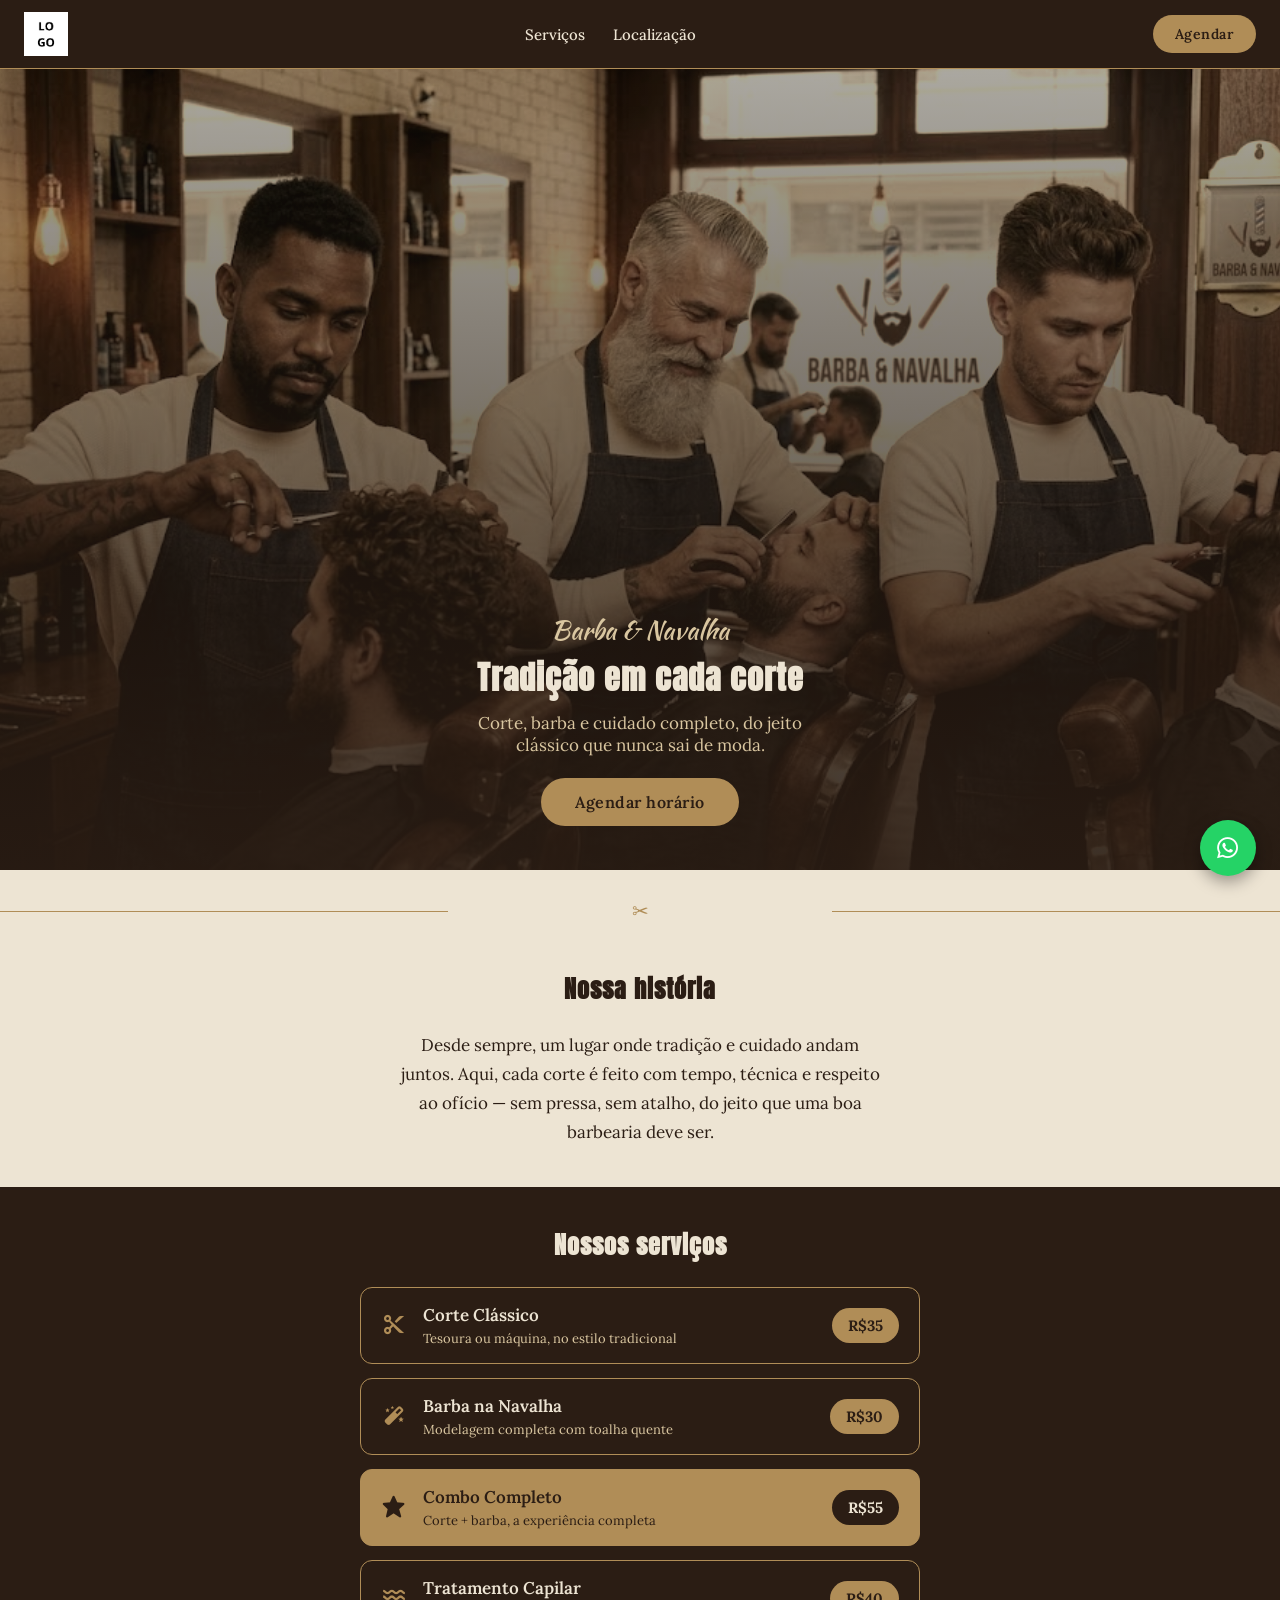
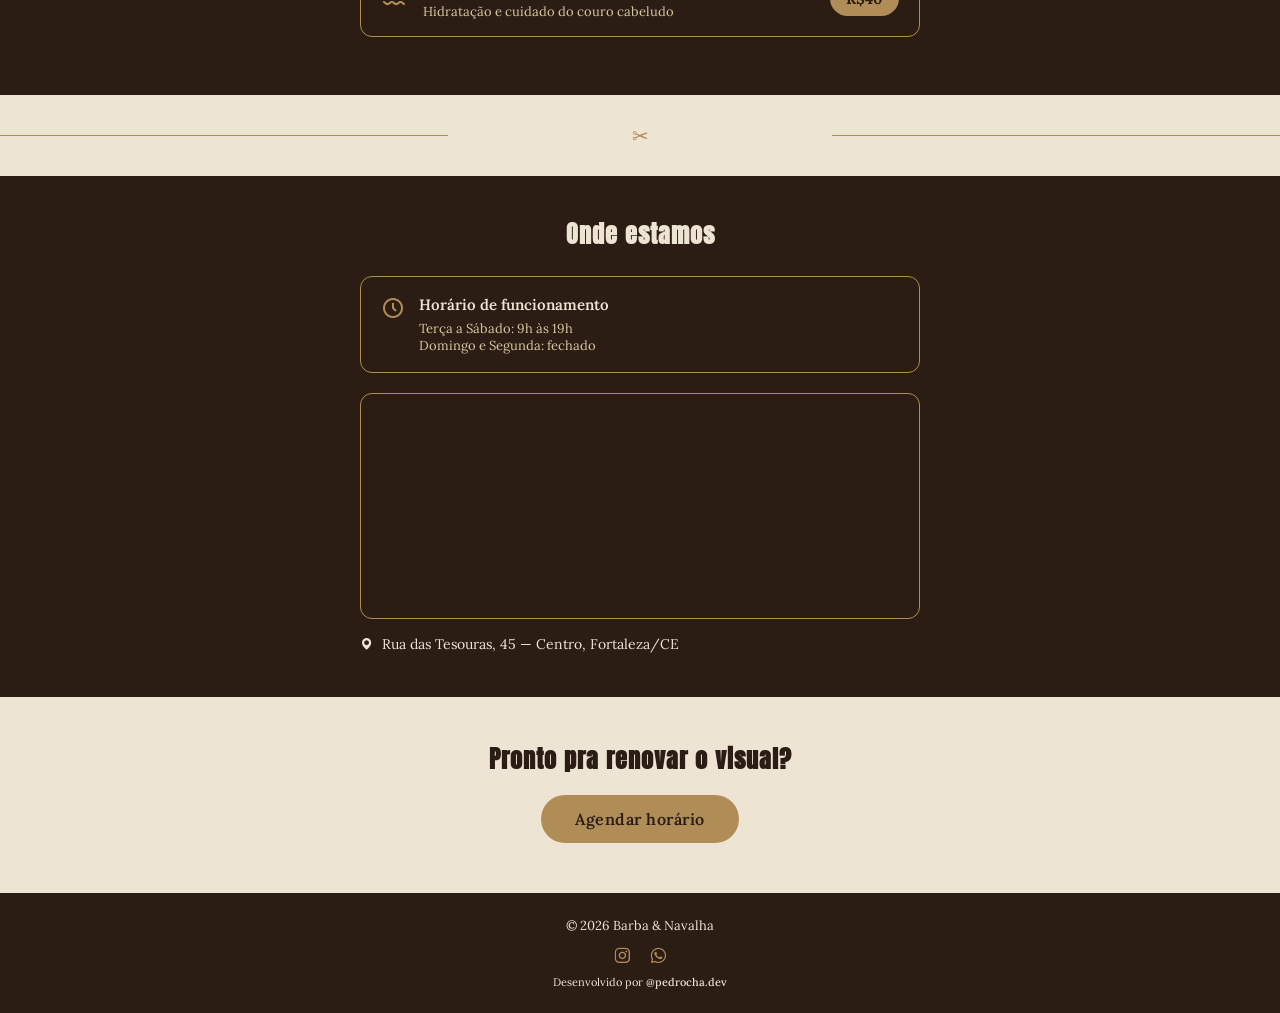
<file: index.html>
<!doctype html>
<html lang="pt-BR">
  <head>
    <meta charset="UTF-8" />
    <meta name="viewport" content="width=device-width, initial-scale=1.0" />
    <title>Barba & Navalha</title>
    <link rel="icon" type="image/png" href="/img/logo.png" />
    <link rel="preconnect" href="https://fonts.googleapis.com" />
    <link
      href="https://fonts.googleapis.com/css2?family=Anton&family=Cormorant+Garamond:wght@500;600&family=Kaushan+Script&family=Lora:wght@400;500&display=swap"
      rel="stylesheet"
    />
    <link
      href="https://fonts.googleapis.com/css2?family=Anton&family=Cormorant+Garamond:wght@500;600&family=Kaushan+Script&display=swap"
      rel="stylesheet"
    />
    <link
      href="https://unpkg.com/boxicons@2.1.4/css/boxicons.min.css"
      rel="stylesheet"
    />
    <link rel="stylesheet" href="css/style.css" />
  </head>
  <body>
    <!-- HEADER -->
    <header class="topo">
      <img src="/img/logo.png" alt="Barba & Navalha" class="logo-topo" />
      <nav class="nav-topo">
        <a href="/index.html#servicos">Serviços</a>
        <a href="/index.html#localizacao">Localização</a>
      </nav>
      <a href="/pages/agendamento.html" class="btn-agendar">Agendar</a>
    </header>

    <!-- HERO -->
    <section class="hero">
      <img
        src="img/diaAdia.jpg"
        alt="Barbeiro atendendo cliente na Barba & Navalha"
        class="hero-img"
      />
      <div class="hero-overlay"></div>
      <div class="hero-conteudo">
        <p class="hero-script">Barba &amp; Navalha</p>
        <h1 class="hero-titulo">Tradição em cada corte</h1>
        <p class="hero-subtitulo">
          Corte, barba e cuidado completo, do jeito clássico que nunca sai de
          moda.
        </p>
        <a href="/pages/agendamento.html" class="btn-agendar btn-agendar-grande"
          >Agendar horário</a
        >
      </div>
    </section>

    <div class="divisor">✂</div>

    <!-- SOBRE -->
    <section class="sobre container">
      <h2 class="titulo-secao">Nossa história</h2>
      <p class="sobre-texto">
        Desde sempre, um lugar onde tradição e cuidado andam juntos. Aqui, cada
        corte é feito com tempo, técnica e respeito ao ofício — sem pressa, sem
        atalho, do jeito que uma boa barbearia deve ser.
      </p>
    </section>

    <!-- SERVIÇOS -->
    <section id="servicos" class="servicos-wrap">
      <div class="container">
        <h2 class="titulo-secao titulo-claro">Nossos serviços</h2>

        <div class="card-servico">
          <i class="bx bx-cut card-icone"></i>
          <div class="card-info">
            <h3>Corte Clássico</h3>
            <p>Tesoura ou máquina, no estilo tradicional</p>
          </div>
          <span class="preco">R$35</span>
        </div>

        <div class="card-servico">
          <i class="bx bxs-magic-wand card-icone"></i>
          <div class="card-info">
            <h3>Barba na Navalha</h3>
            <p>Modelagem completa com toalha quente</p>
          </div>
          <span class="preco">R$30</span>
        </div>

        <div class="card-servico card-destaque">
          <i class="bx bxs-star card-icone"></i>
          <div class="card-info">
            <h3>Combo Completo</h3>
            <p>Corte + barba, a experiência completa</p>
          </div>
          <span class="preco preco-destaque">R$55</span>
        </div>

        <div class="card-servico">
          <i class="bx bx-water card-icone"></i>
          <div class="card-info">
            <h3>Tratamento Capilar</h3>
            <p>Hidratação e cuidado do couro cabeludo</p>
          </div>
          <span class="preco">R$40</span>
        </div>
      </div>
    </section>

    <div class="divisor">✂</div>

    <!-- LOCALIZAÇÃO -->
    <section id="localizacao" class="localizacao-wrap">
      <div class="container">
        <h2 class="titulo-secao titulo-claro">Onde estamos</h2>

        <div class="card-info-bloco">
          <i class="bx bx-time-five"></i>
          <div>
            <h3>Horário de funcionamento</h3>
            <p>Terça a Sábado: 9h às 19h</p>
            <p>Domingo e Segunda: fechado</p>
          </div>
        </div>

        <div class="mapa-wrap">
          <iframe
            src="https://www.google.com/maps?q=Rua+das+Tesouras,45+Centro+Fortaleza&output=embed"
            width="100%"
            height="220"
            style="border: 0"
            allowfullscreen=""
            loading="lazy"
          >
          </iframe>
        </div>

        <a
          href="https://maps.google.com/?q=Rua+das+Tesouras,45+Centro+Fortaleza"
          target="_blank"
          rel="noopener"
          class="link-endereco"
        >
          <i class="bx bxs-map"></i> Rua das Tesouras, 45 — Centro, Fortaleza/CE
        </a>
      </div>
    </section>

    <!-- CTA FINAL -->
    <section class="cta-final container">
      <h2>Pronto pra renovar o visual?</h2>
      <a href="/pages/agendamento.html" class="btn-agendar btn-agendar-grande"
        >Agendar horário</a
      >
    </section>

    <!-- RODAPÉ -->
    <footer class="rodape">
      <p>&copy; 2026 Barba & Navalha</p>
      <div class="rodape-social">
        <a
          href="https://instagram.com/SEUUSUARIO"
          target="_blank"
          rel="noopener"
        >
          <i class="bx bxl-instagram"></i>
        </a>
        <a href="https://wa.me/55SEUNUMERO" target="_blank" rel="noopener">
          <i class="bx bxl-whatsapp"></i>
        </a>
      </div>
      <p class="footer-copy" style="margin-top: 6px">
        Desenvolvido por
        <a
          href="https://instagram.com/pedrocha.dev"
          target="_blank"
          style="
            color: var(--color-light);
            text-decoration: none;
            font-weight: 500;
          "
          >@pedrocha.dev</a
        >
      </p>
    </footer>
    <a
      href="https://wa.me/55SEUNUMERO?text=Olá! Gostaria de agendar um horário na Barba %26 Navalha."
      target="_blank"
      rel="noopener"
      class="whatsapp-flutuante"
      aria-label="Fale conosco no WhatsApp"
    >
      <i class="bx bxl-whatsapp"></i>
    </a>

  </body>
</html>
</file>
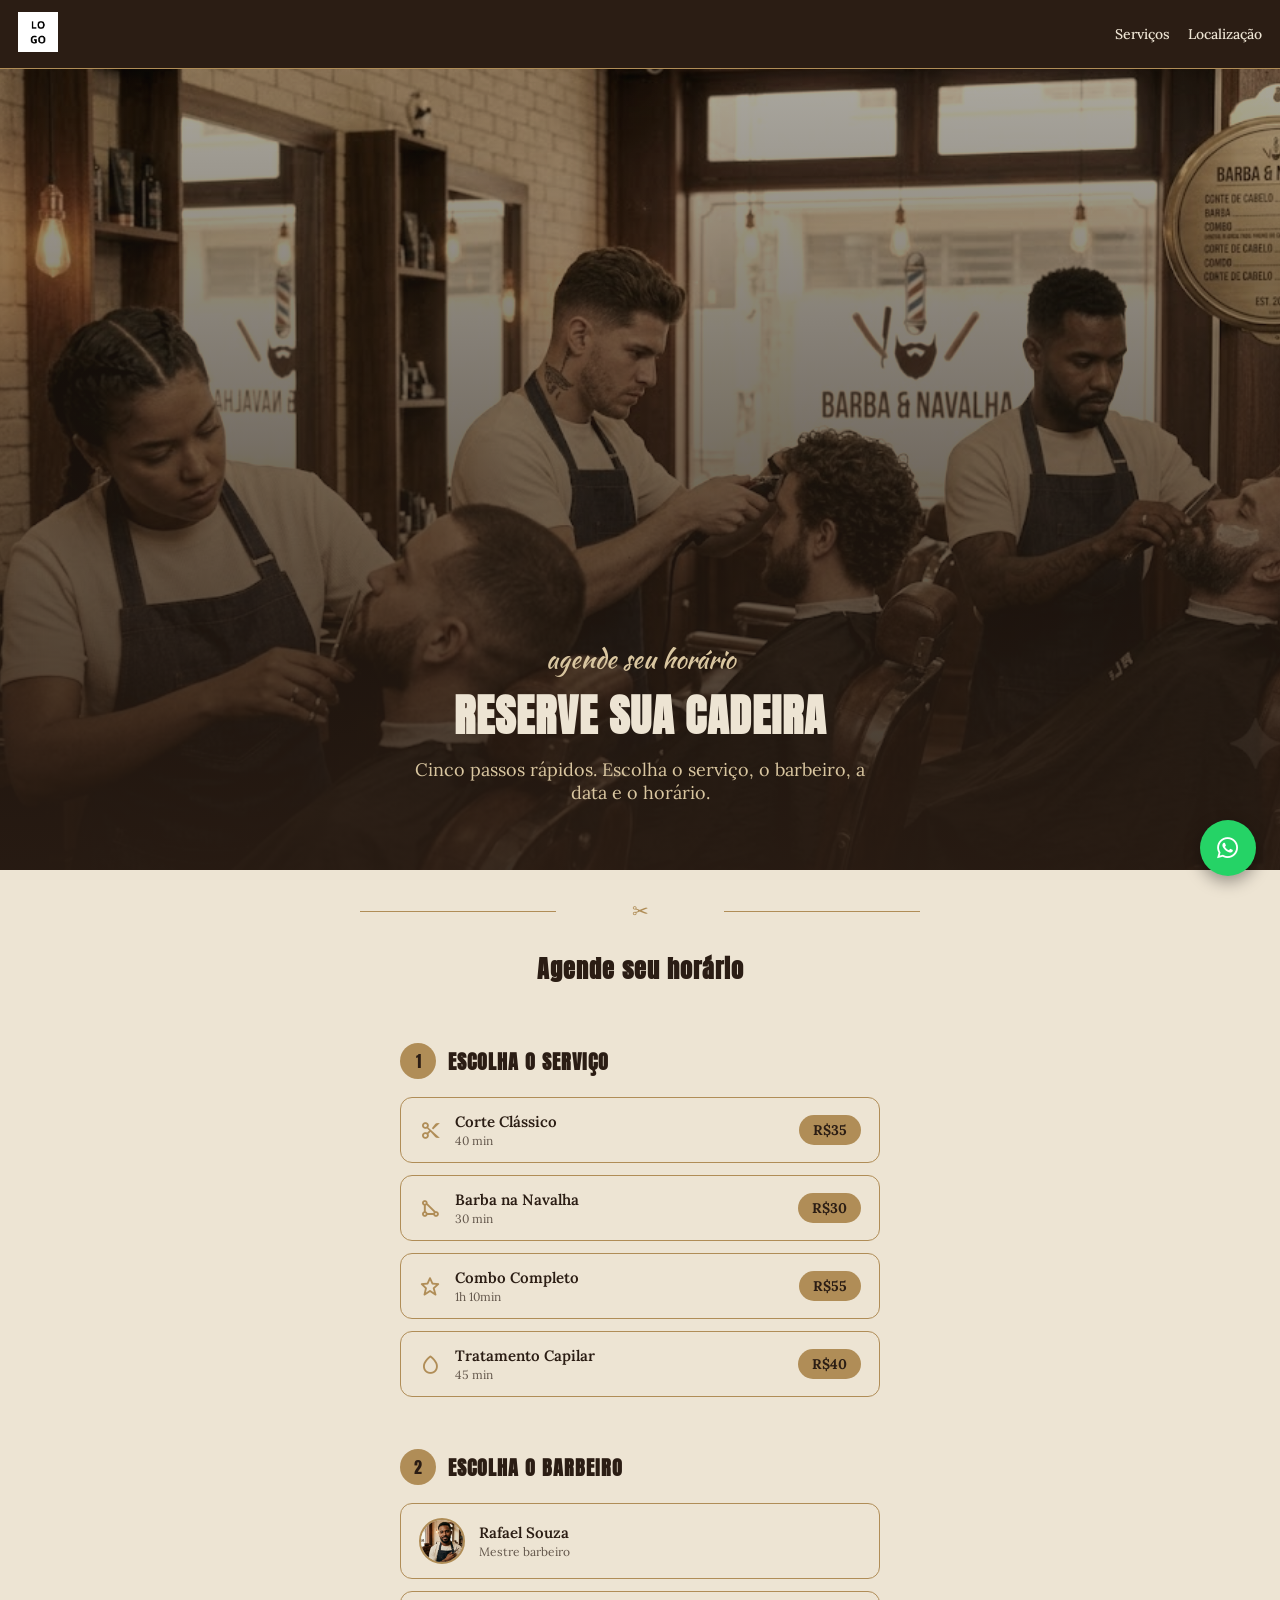
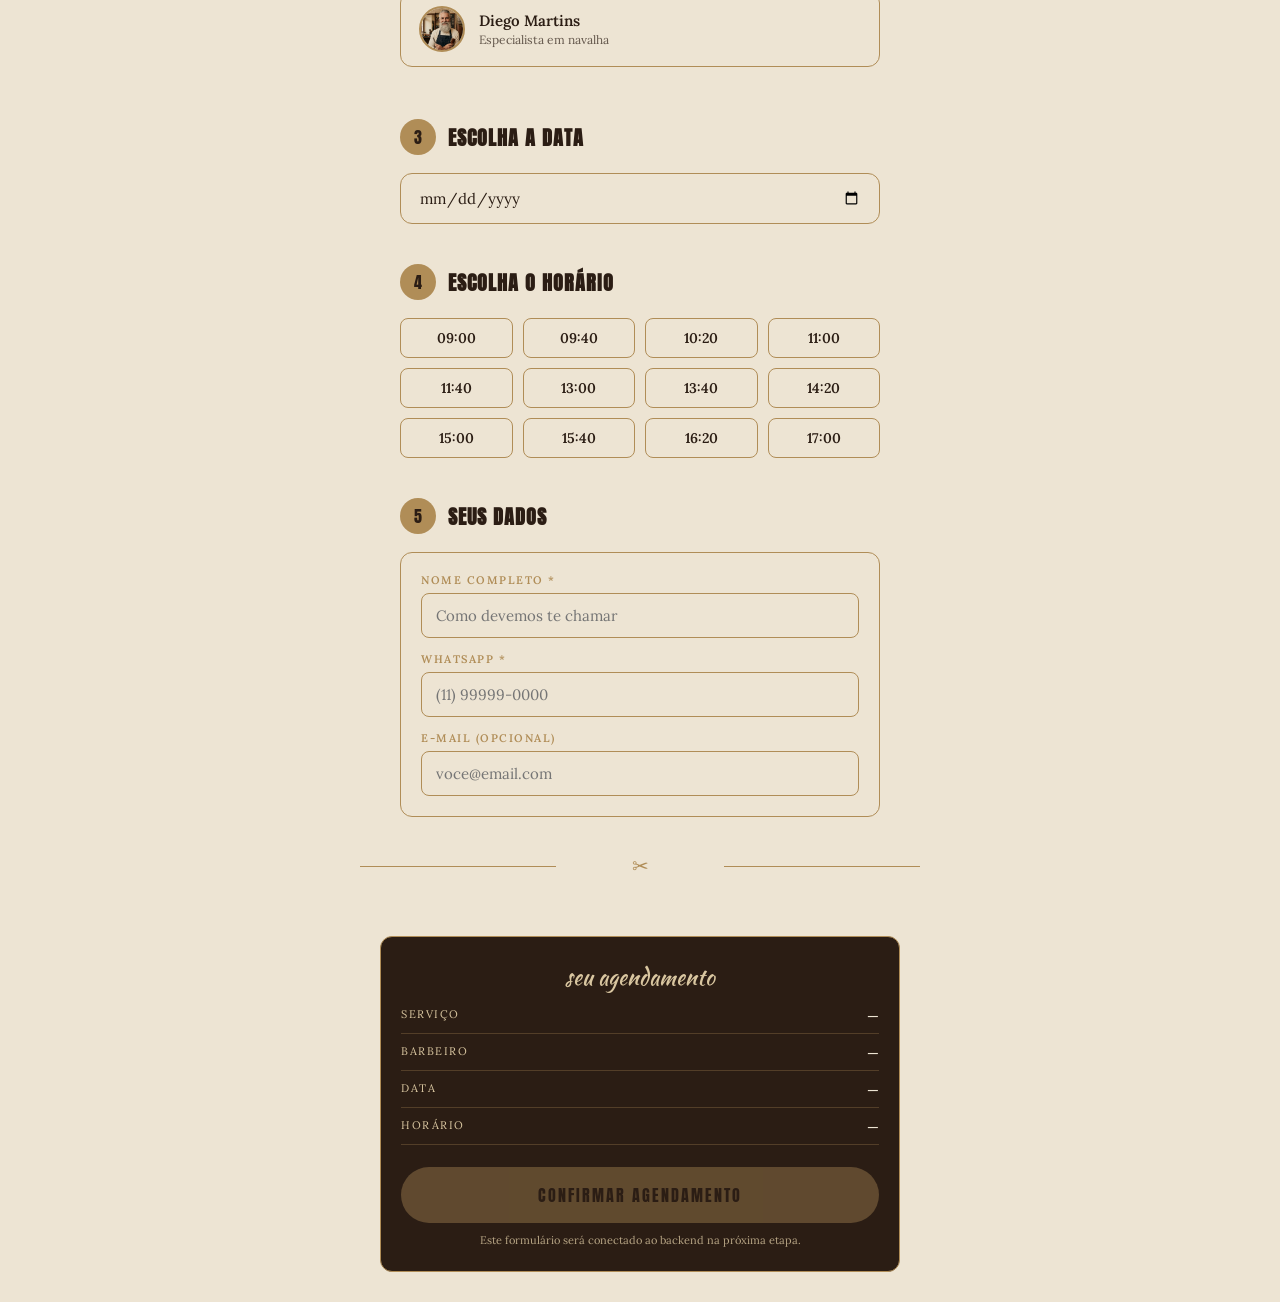
<file: pages/agendamento.html>
<!doctype html>
<html lang="pt-BR">
  <head>
    <meta charset="UTF-8" />
    <meta name="viewport" content="width=device-width, initial-scale=1.0" />
    <title>Agendar - Barba & Navalha</title>
    <link rel="icon" type="image/png" href="/img/logo.png" />
    <link rel="preconnect" href="https://fonts.googleapis.com" />
    <link
      href="https://fonts.googleapis.com/css2?family=Anton&family=Cormorant+Garamond:wght@500;600&family=Kaushan+Script&family=Lora:wght@400;500&display=swap"
      rel="stylesheet"
    />
    <link
      href="https://unpkg.com/boxicons@2.1.4/css/boxicons.min.css"
      rel="stylesheet"
    />
    <link rel="stylesheet" href="/css/style.css" />
    <link rel="stylesheet" href="/css/agendamento.css" />
    <link rel="stylesheet" href="/css/responsive.css" />
  </head>
  <body>
    <header class="topo">
      <a href="/index.html">
        <img src="/img/logo.png" alt="Barba & Navalha" class="logo-topo" />
      </a>
      <nav class="nav-topo">
        <a href="/index.html#servicos">Serviços</a>
        <a href="/index.html#localizacao">Localização</a>
      </nav>
    </header>

    <section class="hero">
      <img
        src="/img/diaAdia2.jpg"
        alt="Interior da barbearia"
        class="hero-img"
      />
      <div class="hero-overlay"></div>
      <div class="hero-conteudo">
        <p class="hero-script">agende seu horário</p>
        <h1 class="hero-titulo">RESERVE SUA CADEIRA</h1>
        <p class="hero-subtitulo">
          Cinco passos rápidos. Escolha o serviço, o barbeiro, a data e o
          horário.
        </p>
      </div>
    </section>

    <main class="agendamento-pagina container">
      <div class="divisor">✂</div>
      <h1 class="titulo-secao">Agende seu horário</h1>

      <section class="container">
        <!-- 1. Serviço -->
        <div class="passo" id="servicos">
          <div class="passo-cabecalho">
            <span class="passo-numero">1</span>
            <h2 class="passo-titulo">ESCOLHA O SERVIÇO</h2>
          </div>

          <button
            type="button"
            class="opcao"
            data-servico="corte"
            data-preco="35"
          >
            <i class="bx bx-cut opcao-icone"></i>
            <div class="opcao-info">
              <div class="opcao-titulo">Corte Clássico</div>
              <div class="opcao-desc">40 min</div>
            </div>
            <span class="opcao-preco">R$35</span>
          </button>

          <button
            type="button"
            class="opcao"
            data-servico="barba"
            data-preco="30"
          >
            <i class="bx bx-shape-triangle opcao-icone"></i>
            <div class="opcao-info">
              <div class="opcao-titulo">Barba na Navalha</div>
              <div class="opcao-desc">30 min</div>
            </div>
            <span class="opcao-preco">R$30</span>
          </button>

          <button
            type="button"
            class="opcao"
            data-servico="combo"
            data-preco="55"
          >
            <i class="bx bx-star opcao-icone"></i>
            <div class="opcao-info">
              <div class="opcao-titulo">Combo Completo</div>
              <div class="opcao-desc">1h 10min</div>
            </div>
            <span class="opcao-preco">R$55</span>
          </button>

          <button
            type="button"
            class="opcao"
            data-servico="trat"
            data-preco="40"
          >
            <i class="bx bx-droplet opcao-icone"></i>
            <div class="opcao-info">
              <div class="opcao-titulo">Tratamento Capilar</div>
              <div class="opcao-desc">45 min</div>
            </div>
            <span class="opcao-preco">R$40</span>
          </button>
        </div>

        <!-- 2. Barbeiro -->
        <div class="passo">
          <div class="passo-cabecalho">
            <span class="passo-numero">2</span>
            <h2 class="passo-titulo">ESCOLHA O BARBEIRO</h2>
          </div>

          <button type="button" class="opcao" data-barbeiro="rafael">
            <img
              src="/img/barbeiro2.jpg"
              alt="Rafael Souza"
              class="avatar-foto"
            />
            <div class="opcao-info">
              <div class="opcao-titulo">Rafael Souza</div>
              <div class="opcao-desc">Mestre barbeiro</div>
            </div>
          </button>

          <button type="button" class="opcao" data-barbeiro="diego">
            <img
              src="/img/barbeiro1.jpg"
              alt="Diego Martins"
              class="avatar-foto"
            />
            <div class="opcao-info">
              <div class="opcao-titulo">Diego Martins</div>
              <div class="opcao-desc">Especialista em navalha</div>
            </div>
          </button>
        </div>

        <!-- 3. Data -->
        <div class="passo">
          <div class="passo-cabecalho">
            <span class="passo-numero">3</span>
            <h2 class="passo-titulo">ESCOLHA A DATA</h2>
          </div>
          <input type="date" class="campo-data" id="data-agendamento" />
        </div>

        <!-- 4. Horário -->
        <div class="passo">
          <div class="passo-cabecalho">
            <span class="passo-numero">4</span>
            <h2 class="passo-titulo">ESCOLHA O HORÁRIO</h2>
          </div>
          <div class="horarios">
            <button type="button" class="horario">09:00</button>
            <button type="button" class="horario">09:40</button>
            <button type="button" class="horario">10:20</button>
            <button type="button" class="horario">11:00</button>
            <button type="button" class="horario">11:40</button>
            <button type="button" class="horario">13:00</button>
            <button type="button" class="horario">13:40</button>
            <button type="button" class="horario">14:20</button>
            <button type="button" class="horario">15:00</button>
            <button type="button" class="horario">15:40</button>
            <button type="button" class="horario">16:20</button>
            <button type="button" class="horario">17:00</button>
          </div>
        </div>

        <!-- 5. Dados -->
        <div class="passo">
          <div class="passo-cabecalho">
            <span class="passo-numero">5</span>
            <h2 class="passo-titulo">SEUS DADOS</h2>
          </div>

          <div class="form-dados">
            <div class="campo">
              <label for="nome">Nome completo *</label>
              <input
                type="text"
                id="nome"
                placeholder="Como devemos te chamar"
                required
              />
            </div>
            <div class="campo">
              <label for="tel">WhatsApp *</label>
              <input
                type="tel"
                id="tel"
                placeholder="(11) 99999-0000"
                required
              />
            </div>
            <div class="campo">
              <label for="email">E-mail (opcional)</label>
              <input type="email" id="email" placeholder="voce@email.com" />
            </div>
          </div>
        </div>
      </section>
      <div class="divisor">✂</div>
      <!-- Resumo + confirmar -->
      <div class="resumo">
        <p class="resumo-titulo">seu agendamento</p>
        <dl>
          <div class="resumo-linha">
            <dt>Serviço</dt>
            <dd id="r-servico">—</dd>
          </div>
          <div class="resumo-linha">
            <dt>Barbeiro</dt>
            <dd id="r-barbeiro">—</dd>
          </div>
          <div class="resumo-linha">
            <dt>Data</dt>
            <dd id="r-data">—</dd>
          </div>
          <div class="resumo-linha">
            <dt>Horário</dt>
            <dd id="r-horario">—</dd>
          </div>
        </dl>
        <button type="button" class="btn-confirmar" id="btn-confirmar" disabled>
          CONFIRMAR AGENDAMENTO
        </button>
        <p class="aviso-form">
          Este formulário será conectado ao backend na próxima etapa.
        </p>
      </div>
    </main>

     <a
      href="https://wa.me/55SEUNUMERO?text=Olá! Gostaria de agendar um horário na Barba %26 Navalha."
      target="_blank"
      rel="noopener"
      class="whatsapp-flutuante"
      aria-label="Fale conosco no WhatsApp"
    >
      <i class="bx bxl-whatsapp"></i>
    </a>

    <script src="/js/agendamento.js"></script>
  </body>
</html>
</file>
<file: css/style.css>
/* ===== RESET ===== */
* {
  margin: 0;
  padding: 0;
  box-sizing: border-box;
}

/* ===== VARIÁVEIS ===== */
:root {
  --fundo: #ede4d3;
  --destaque: #2b1d14;
  --detalhe: #b08d57;
  --detalhe-claro: #d9c6a0;
  --preto: #000000;
  --branco: #ffffff;

  --font-script: "Kaushan Script", cursive;
  --font-bloco: "Anton", sans-serif;
  --font-corpo: "Lora", serif;
}

body {
  background-color: var(--fundo);
  color: var(--destaque);
  font-family: var(--font-corpo);
  padding-top: 60px; /* espaço pro header fixo */
}

.container {
  max-width: 600px;
  margin: 0 auto;
  padding: 0 20px;
}

/* ===== TÍTULOS DE SEÇÃO (usados em várias páginas) ===== */
.titulo-secao {
  font-family: var(--font-bloco);
  font-size: 24px;
  letter-spacing: 1px;
  text-align: center;
  margin-bottom: 24px;
}

.titulo-claro {
  color: var(--fundo);
}

/* ===== HEADER ===== */
.topo {
  background-color: var(--destaque);
  width: 100%;
  display: flex;
  justify-content: space-between;
  align-items: center;
  padding: 12px 24px;
  position: fixed;
  top: 0;
  left: 0;
  z-index: 100;
  border-bottom: 1px solid rgba(176, 141, 87, 1);
}

.logo-topo {
  height: 44px;
  width: auto;
}

/* ===== MENU ===== */
.nav-topo {
  display: flex;
  align-items: center;
  gap: 28px;
}

.nav-topo a {
  font-family: var(--font-corpo);
  color: var(--fundo);
  text-decoration: none;
  font-size: 15px;
  font-weight: 500;
  position: relative;
  transition: color .2s ease;
}

.nav-topo a:hover {
  color: var(--detalhe-claro);
}

.nav-topo a::after {
  content: "";
  position: absolute;
  left: 0;
  bottom: -5px;
  width: 0;
  height: 2px;
  background: var(--detalhe);
  transition: width .25s ease;
}

.nav-topo a:hover::after {
  width: 100%;
}

/* ===== BOTÃO REUTILIZÁVEL (header, hero, CTA final) ===== */
.btn-agendar {
  font-family: var(--font-detalhe);
  font-weight: 600;
  background-color: var(--detalhe);
  color: var(--destaque);
  border: none;
  border-radius: 30px;
  padding: 10px 22px;
  font-size: 14px;
  text-decoration: none;
  display: inline-block;
  cursor: pointer;
  letter-spacing: 0.5px;
  transition: background-color 0.2s ease;
}

.btn-agendar:hover {
  background-color: var(--detalhe-claro);
}

.btn-agendar-grande {
  padding: 14px 34px;
  font-size: 16px;
}

/* ===== HERO ===== */
.hero {
  position: relative;
  height: 90vh;
  min-height: 480px;
  overflow: hidden;
  display: flex;
  align-items: flex-end;
}

.hero-img {
  position: absolute;
  inset: 0;
  width: 100%;
  height: 100%;
  object-fit: cover;
  filter: sepia(35%) contrast(105%) brightness(80%);
}

.hero-overlay {
  position: absolute;
  inset: 0;
  background: linear-gradient(180deg, rgba(43,29,20,0.2) 0%, rgba(43,29,20,0.9) 100%);
}

.hero-conteudo {
  position: relative;
  z-index: 2;
  color: var(--fundo);
  padding: 32px 24px 44px;
  text-align: center;
  width: 100%;
}

.hero-script {
  font-family: var(--font-script);
  font-size: 26px;
  color: var(--detalhe-claro);
  margin-bottom: 4px;
}

.hero-titulo {
  font-family: var(--font-bloco);
  font-size: 32px;
  letter-spacing: 1px;
  margin-bottom: 10px;
}

.hero-subtitulo {
  font-size: 17px;
  max-width: 340px;
  margin: 0 auto 22px;
  color: var(--detalhe-claro);
}

/* ===== DIVISOR ORNAMENTAL (entre seções) ===== */
.divisor {
  text-align: center;
  color: var(--detalhe);
  font-size: 20px;
  padding: 28px 0;
  position: relative;
}

.divisor::before,
.divisor::after {
  content: "";
  position: absolute;
  top: 50%;
  width: 35%;
  height: 1px;
  background-color: var(--detalhe);
}

.divisor::before { left: 0; }
.divisor::after { right: 0; }

/* ===== SOBRE ===== */
.sobre {
  padding: 20px 20px 40px;
  text-align: center;
}

.sobre-texto {
  font-size: 17px;
  line-height: 1.7;
  max-width: 480px;
  margin: 0 auto;
}

/* ===== SERVIÇOS ===== */
.servicos-wrap {
  background-color: var(--destaque);
  color: var(--fundo);
  padding: 40px 0 44px;
}

.card-servico {
  display: flex;
  align-items: center;
  gap: 16px;
  background-color: transparent;
  border: 1px solid var(--detalhe);
  border-radius: 12px;
  padding: 16px 20px;
  margin-bottom: 14px;
}

.card-icone {
  font-size: 26px;
  color: var(--detalhe);
  flex-shrink: 0;
}

.card-info {
  flex: 1;
}

.card-info h3 {
  font-family: var(--font-detalhe);
  font-size: 17px;
  font-weight: 600;
  margin-bottom: 4px;
}

.card-info p {
  font-size: 13px;
  color: var(--detalhe-claro);
}

.preco {
  background-color: var(--detalhe);
  color: var(--destaque);
  font-weight: 700;
  font-size: 15px;
  padding: 8px 16px;
  border-radius: 20px;
  white-space: nowrap;
  flex-shrink: 0;
}

/* Card em destaque (Combo) — fundo cheio em vez de contorno */
.card-destaque {
  background-color: var(--detalhe);
  border-color: var(--detalhe);
  color: var(--destaque);
}

.card-destaque .card-icone,
.card-destaque .card-info p {
  color: var(--destaque);
}

.card-destaque .preco {
  background-color: var(--destaque);
  color: var(--fundo);
}

/* ===== LOCALIZAÇÃO ===== */
.localizacao-wrap {
  background-color: var(--destaque);
  color: var(--fundo);
  padding: 40px 0 44px;
}

.card-info-bloco {
  display: flex;
  align-items: flex-start;
  gap: 14px;
  border: 1px solid var(--detalhe);
  border-radius: 12px;
  padding: 18px 20px;
  margin-bottom: 20px;
}

.card-info-bloco i {
  font-size: 24px;
  color: var(--detalhe);
  margin-top: 2px;
}

.card-info-bloco h3 {
  font-size: 15px;
  font-weight: 600;
  margin-bottom: 6px;
}

.card-info-bloco p {
  font-size: 13px;
  color: var(--detalhe-claro);
}

.mapa-wrap {
  border-radius: 12px;
  overflow: hidden;
  border: 1px solid var(--detalhe);
  margin-bottom: 16px;
}

.link-endereco {
  display: flex;
  align-items: center;
  gap: 8px;
  color: var(--fundo);
  text-decoration: none;
  font-size: 14px;
}

.link-endereco:hover {
  color: var(--detalhe);
}

/* ===== CTA FINAL ===== */
.cta-final {
  text-align: center;
  padding: 44px 20px 50px;
  display: flex;
  flex-direction: column;
  align-items: center;
  gap: 18px;
}

.cta-final h2 {
  font-family: var(--font-bloco);
  font-size: 24px;
  letter-spacing: 1px;
}

/* ===== RODAPÉ ===== */
.rodape {
  text-align: center;
  padding: 24px 20px;
  background-color: var(--destaque);
  color: var(--fundo);
  font-size: 13px;
}

.rodape-social {
  margin-top: 10px;
  display: flex;
  justify-content: center;
  gap: 16px;
}

.rodape-social a {
  color: var(--detalhe);
  font-size: 20px;
}

.rodape-social a:hover {
  color: var(--fundo);
}

.footer-copy {
  font-size: 11px;
  color: var(--fundo);
}

/* ===== BOTÃO FLUTUANTE DO WHATSAPP ===== */
.whatsapp-flutuante {
  position: fixed;
  bottom: 24px;
  right: 24px;
  width: 56px;
  height: 56px;
  background-color: #25D366;
  color: #ffffff;
  border-radius: 50%;
  display: flex;
  align-items: center;
  justify-content: center;
  font-size: 28px;
  box-shadow: 0 6px 16px rgba(0, 0, 0, 0.35);
  z-index: 200;
  transition: transform 0.2s ease;
  text-decoration: none;
  animation: pulsar 2.5s infinite;
}

.whatsapp-flutuante:hover {
  transform: scale(1.08);
}

.whatsapp-flutuante i {
  line-height: 1;
}

@keyframes pulsar {
  0% {
    box-shadow: 0 6px 16px rgba(0, 0, 0, 0.35), 0 0 0 0 rgba(37, 211, 102, 0.6);
  }
  70% {
    box-shadow: 0 6px 16px rgba(0, 0, 0, 0.35), 0 0 0 16px rgba(37, 211, 102, 0);
  }
  100% {
    box-shadow: 0 6px 16px rgba(0, 0, 0, 0.35), 0 0 0 0 rgba(37, 211, 102, 0);
  }
}
</file>
<file: css/agendamento.css>
/* ===== ESTRUTURA GERAL DOS PASSOS ===== */
.passo {
  padding: 32px 20px 8px;
}

.passo-cabecalho {
  display: flex;
  align-items: center;
  gap: 12px;
  margin-bottom: 18px;
}

.passo-numero {
  width: 36px;
  height: 36px;
  border-radius: 50%;
  background-color: var(--detalhe);
  color: var(--destaque);
  font-family: var(--font-bloco);
  display: flex;
  align-items: center;
  justify-content: center;
  font-size: 16px;
  flex-shrink: 0;
}

.passo-titulo {
  font-family: var(--font-bloco);
  font-size: 20px;
  letter-spacing: 1px;
  color: var(--destaque);
}

/* ===== CARDS SELECIONÁVEIS (serviço / barbeiro) ===== */
.opcao {
  width: 100%;
  display: flex;
  align-items: center;
  gap: 14px;
  background-color: transparent;
  border: 1px solid var(--detalhe);
  border-radius: 12px;
  padding: 14px 18px;
  margin-bottom: 12px;
  cursor: pointer;
  text-align: left;
  font-family: var(--font-corpo);
  color: var(--destaque);
  transition: background-color .2s ease, border-color .2s ease;
}

.opcao:hover {
  background-color: rgba(176, 141, 87, 0.1);
}

.opcao.selecionada {
  background-color: var(--destaque);
  color: var(--fundo);
  border-color: var(--destaque);
}

.opcao.selecionada .opcao-desc,
.opcao.selecionada .opcao-icone {
  color: var(--detalhe-claro);
}

.opcao-icone {
  font-size: 22px;
  color: var(--detalhe);
  flex-shrink: 0;
}

.opcao-info {
  flex: 1;
}

.opcao-titulo {
  font-weight: 600;
  font-size: 15px;
  margin-bottom: 2px;
}

.opcao-desc {
  font-size: 12px;
  color: var(--destaque);
  opacity: 0.7;
}

.opcao-preco {
  background-color: var(--detalhe);
  color: var(--destaque);
  font-weight: 700;
  font-size: 14px;
  padding: 6px 14px;
  border-radius: 20px;
  white-space: nowrap;
}

.opcao.selecionada .opcao-preco {
  background-color: var(--detalhe);
  color: var(--destaque);
}

/* Avatar do barbeiro (versão inicial/texto) */
.avatar {
  width: 46px;
  height: 46px;
  border-radius: 50%;
  border: 1px solid var(--detalhe);
  display: flex;
  align-items: center;
  justify-content: center;
  font-family: var(--font-bloco);
  color: var(--detalhe);
  font-size: 15px;
  flex-shrink: 0;
}

.opcao.selecionada .avatar {
  color: var(--detalhe-claro);
}

/* Avatar do barbeiro (versão com foto real) */
.avatar-foto {
  width: 46px;
  height: 46px;
  border-radius: 50%;
  object-fit: cover;
  border: 2px solid var(--detalhe);
  flex-shrink: 0;
  transition: border-color .2s ease;
}

.opcao.selecionada .avatar-foto {
  border-color: var(--detalhe-claro);
  box-shadow: 0 0 0 2px var(--destaque);
}

/* ===== CALENDÁRIO NATIVO ===== */
.campo-data {
  width: 100%;
  padding: 14px 18px;
  border: 1px solid var(--detalhe);
  border-radius: 12px;
  background-color: transparent;
  font-family: var(--font-corpo);
  font-size: 15px;
  color: var(--destaque);
}

/* ===== GRADE DE HORÁRIOS ===== */
.horarios {
  display: grid;
  grid-template-columns: repeat(3, 1fr);
  gap: 10px;
}

.horario {
  padding: 10px 6px;
  border: 1px solid var(--detalhe);
  background-color: transparent;
  border-radius: 8px;
  font-family: var(--font-corpo);
  font-weight: 600;
  font-size: 14px;
  color: var(--destaque);
  cursor: pointer;
  transition: all .2s ease;
}

.horario:hover {
  background-color: rgba(176, 141, 87, 0.1);
}

.horario.selecionado {
  background-color: var(--detalhe);
  color: var(--destaque);
  border-color: var(--detalhe);
}

/* ===== FORMULÁRIO DE DADOS DO CLIENTE ===== */
.form-dados {
  border: 1px solid var(--detalhe);
  border-radius: 12px;
  padding: 20px;
  display: flex;
  flex-direction: column;
  gap: 14px;
}

.campo {
  display: flex;
  flex-direction: column;
  gap: 6px;
}

.campo label {
  font-size: 11px;
  letter-spacing: 1.5px;
  text-transform: uppercase;
  color: var(--detalhe);
  font-weight: 600;
}

.campo input {
  padding: 12px 14px;
  border: 1px solid var(--detalhe);
  border-radius: 8px;
  background-color: transparent;
  font-family: var(--font-corpo);
  font-size: 15px;
  color: var(--destaque);
  outline: none;
  transition: border-color .2s ease;
}

.campo input:focus {
  border-color: var(--destaque);
}

/* ===== RESUMO FINAL ===== */
.resumo {
  margin: 30px 20px;
  background-color: var(--destaque);
  color: var(--fundo);
  border: 1px solid var(--detalhe);
  border-radius: 12px;
  padding: 24px 20px;
}

.resumo-titulo {
  font-family: var(--font-script);
  color: var(--detalhe-claro);
  font-size: 22px;
  text-align: center;
  margin-bottom: 14px;
}

.resumo dl {
  display: flex;
  flex-direction: column;
  gap: 10px;
  margin-bottom: 22px;
}

.resumo-linha {
  display: flex;
  justify-content: space-between;
  gap: 12px;
  border-bottom: 1px solid rgba(176, 141, 87, 0.3);
  padding-bottom: 8px;
  font-size: 14px;
}

.resumo-linha dt {
  text-transform: uppercase;
  letter-spacing: 1.5px;
  font-size: 11px;
  color: var(--detalhe-claro);
}

.resumo-linha dd {
  text-align: right;
  font-weight: 500;
}

/* ===== BOTÃO CONFIRMAR ===== */
.btn-confirmar {
  width: 100%;
  padding: 16px;
  background-color: var(--detalhe);
  color: var(--destaque);
  border: none;
  border-radius: 30px;
  font-family: var(--font-bloco);
  font-size: 16px;
  letter-spacing: 2px;
  cursor: pointer;
  transition: background-color .2s ease;
}

.btn-confirmar:hover:not(:disabled) {
  background-color: var(--detalhe-claro);
}

.btn-confirmar:disabled {
  opacity: 0.4;
  cursor: not-allowed;
}

.aviso-form {
  text-align: center;
  font-size: 11px;
  color: var(--detalhe-claro);
  margin-top: 10px;
  opacity: 0.8;
}
</file>
<file: css/responsive.css>
/* ===== RESPONSIVIDADE (telas maiores que celular) ===== */
@media (min-width: 768px) {
  .hero-titulo {
    font-size: 44px;
  }

  .hero-subtitulo {
    font-size: 18px;
    max-width: 460px;
  }

  .card-servico {
    padding: 20px 26px;
  }

  .topo {
    padding: 12px 18px;
  }

  .nav-topo {
    gap: 18px;
  }

  .nav-topo a {
    font-size: 14px;
  }

  .btn-agendar {
    padding: 8px 16px;
    font-size: 13px;
  }

  .logo-topo {
    height: 40px;
  }
}

@media (min-width: 480px) {
  .horarios {
    grid-template-columns: repeat(4, 1fr);
  }
}
</file>
